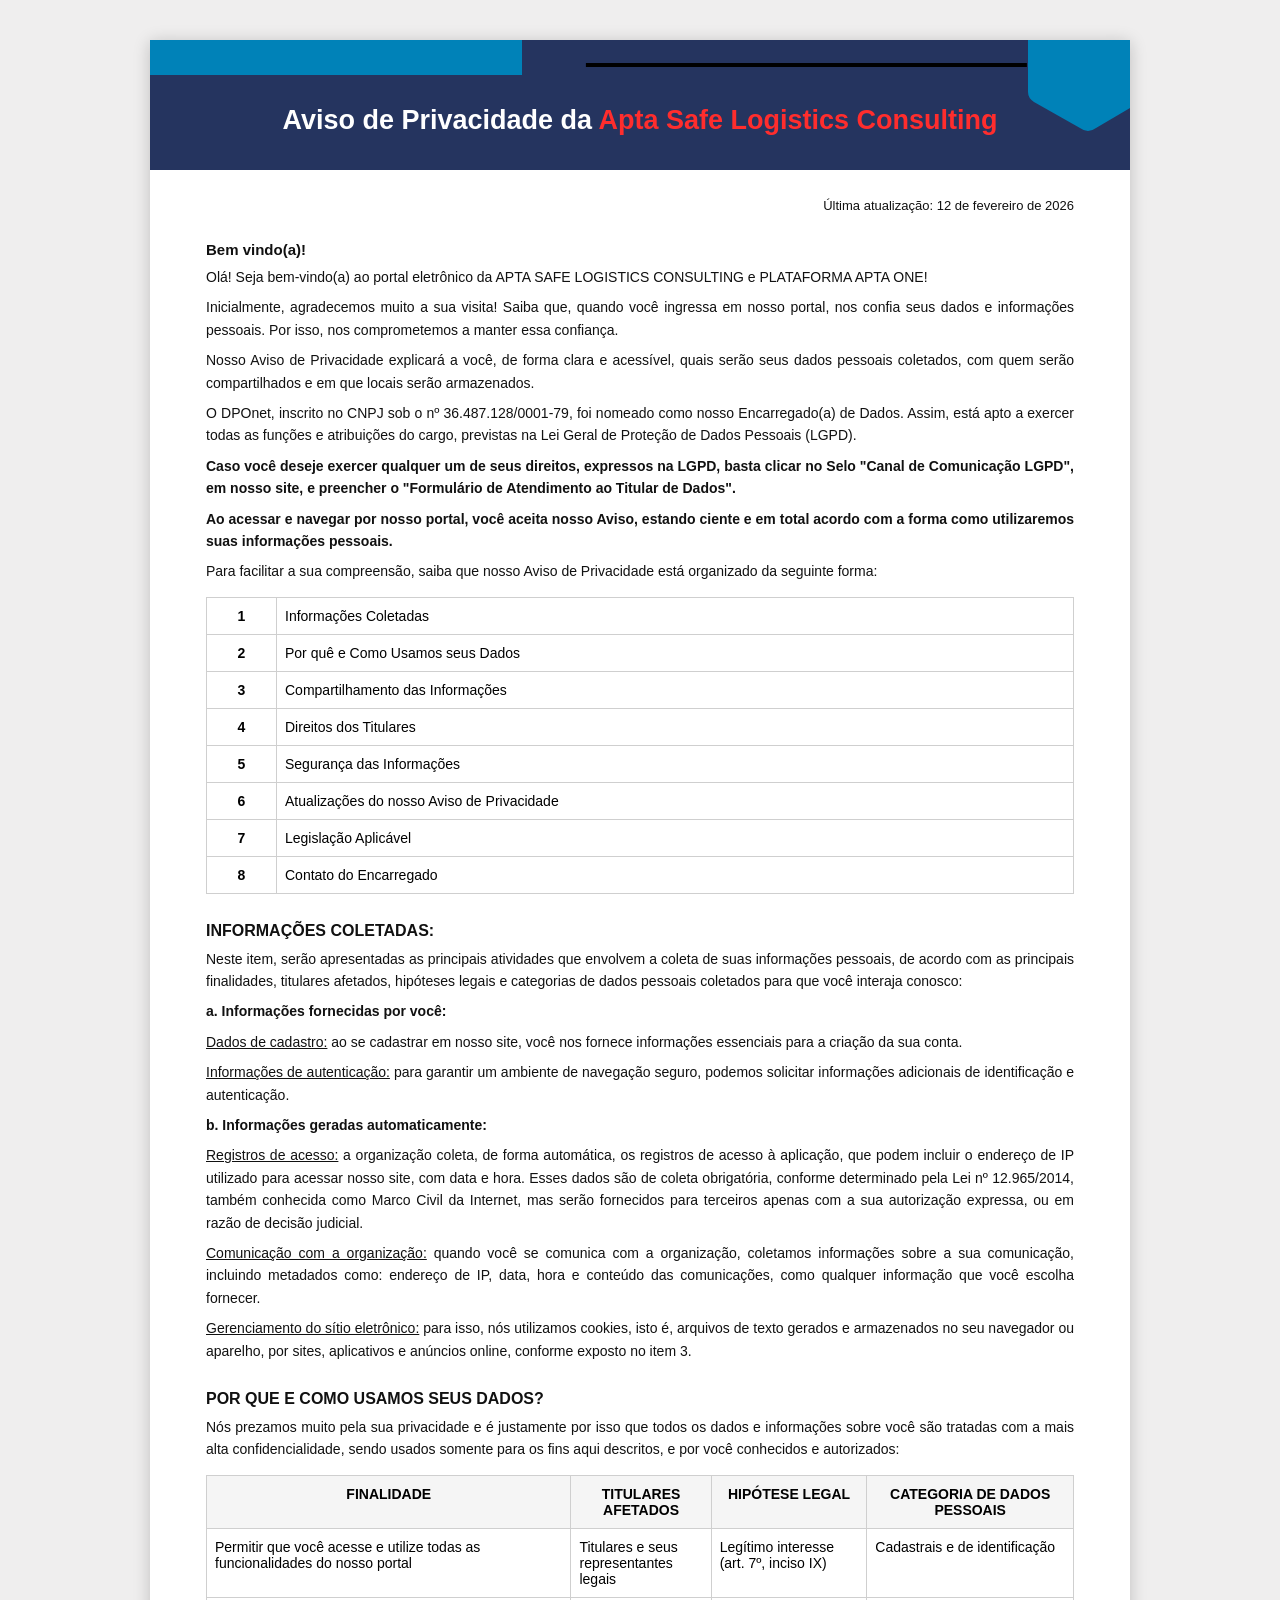
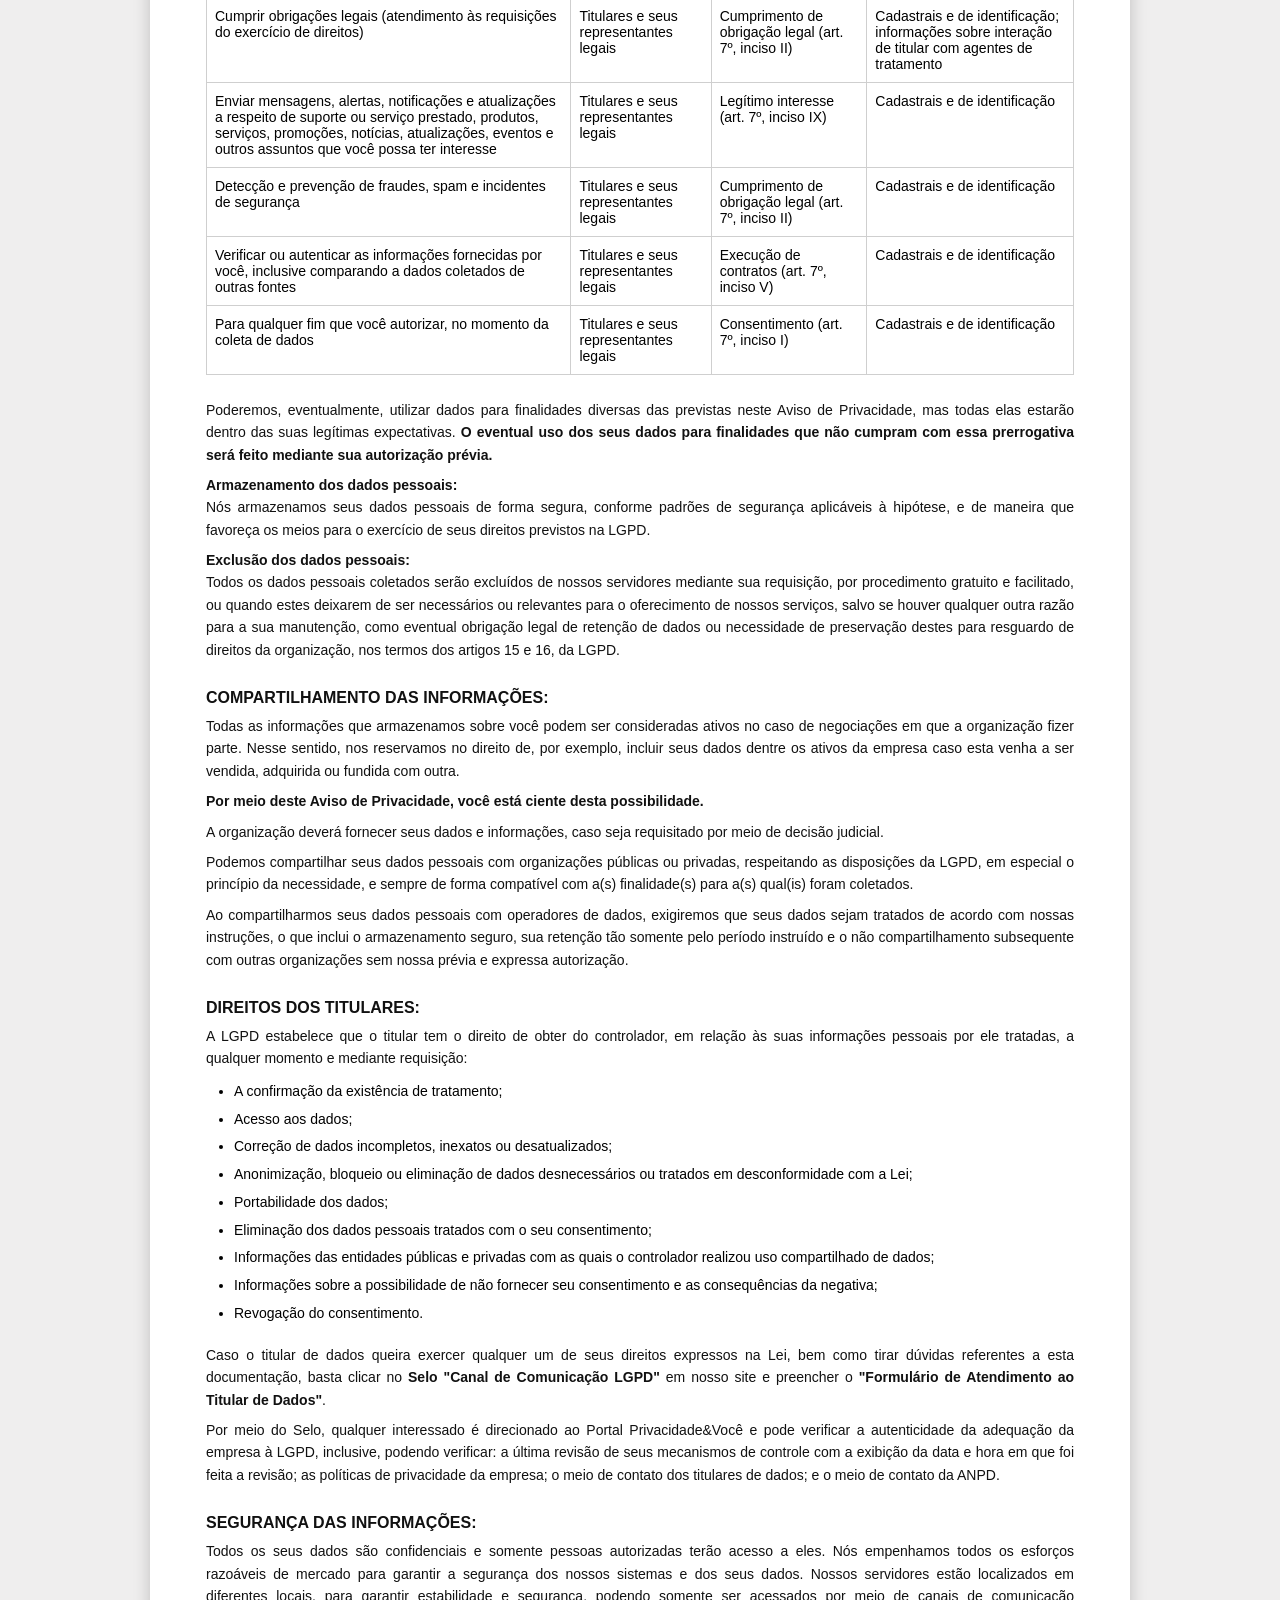
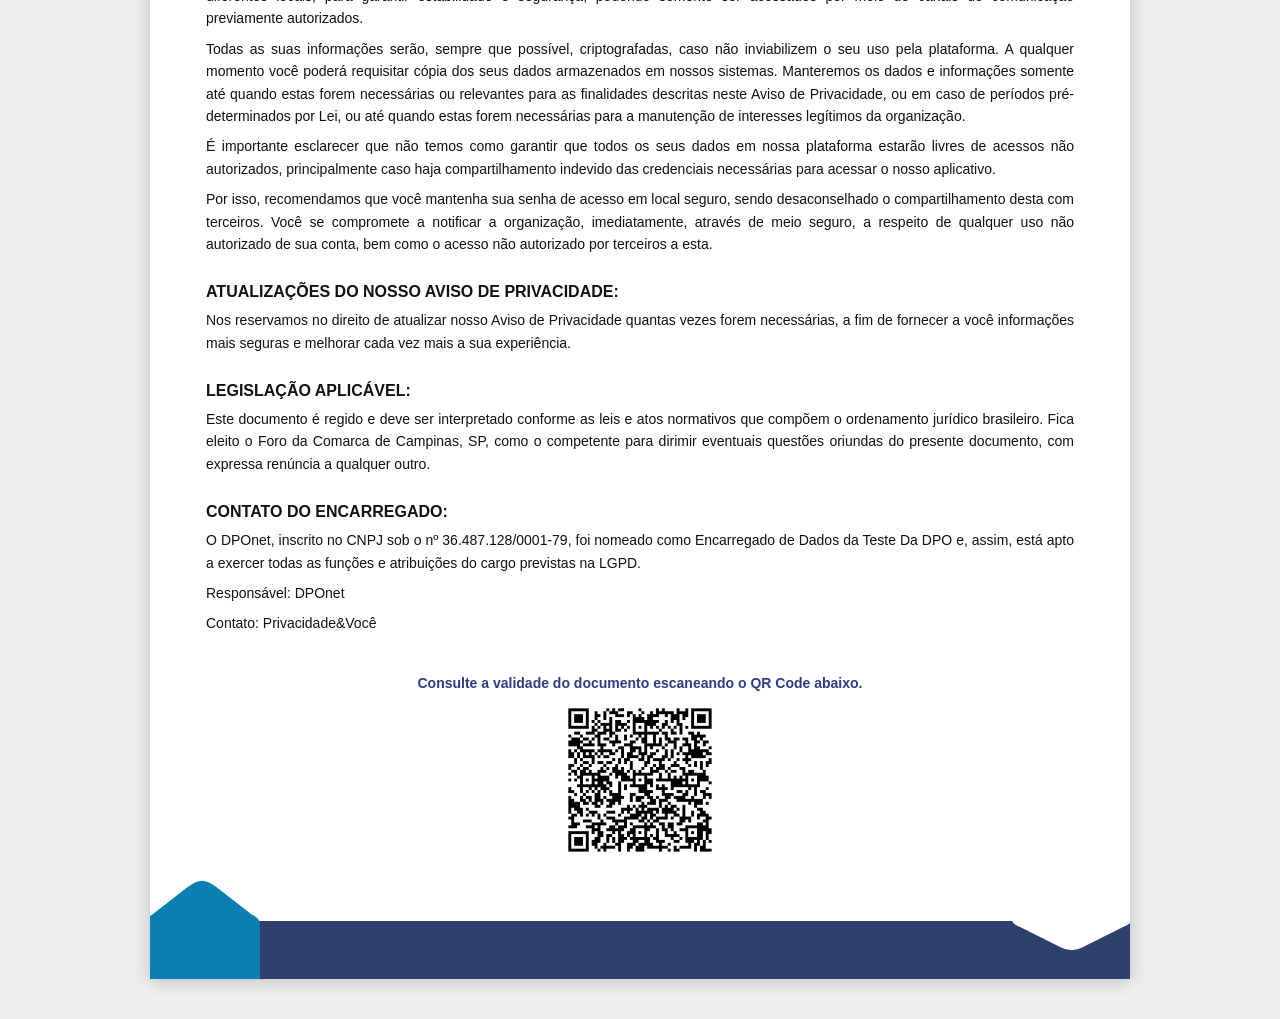
<file: pages/avisos/avisos.html>
<!DOCTYPE html>
<html lang="pt-BR">
<head>
  <meta charset="UTF-8" />
  <meta name="viewport" content="width=device-width, initial-scale=1.0" />
  <title>Aviso de Privacidade – Apta Safe Logistics Consulting</title>
  <link rel="stylesheet" href="style.css" />
</head>
<body>

  <div class="page">
    <header class="header">
      <div class="header-line"></div>
      <h1 class="header-title">
        Aviso de Privacidade da <span class="brand">Apta Safe Logistics Consulting</span>
      </h1>
    </header>

    <main class="content">
      <p class="date">Última atualização: 12 de fevereiro de 2026</p>

      <p class="intro">Bem vindo(a)!</p>

      <p class="text">
        Olá! Seja bem-vindo(a) ao portal eletrônico da APTA SAFE LOGISTICS CONSULTING e PLATAFORMA APTA ONE!
      </p>

      <p class="text">
        Inicialmente, agradecemos muito a sua visita! Saiba que, quando você ingressa em nosso portal, nos confia seus dados e informações pessoais. Por isso, nos comprometemos a manter essa confiança.
      </p>

      <p class="text">
        Nosso Aviso de Privacidade explicará a você, de forma clara e acessível, quais serão seus dados pessoais coletados, com quem serão compartilhados e em que locais serão armazenados.
      </p>

      <p class="text">
        O DPOnet, inscrito no CNPJ sob o nº 36.487.128/0001-79, foi nomeado como nosso Encarregado(a) de Dados. Assim, está apto a exercer todas as funções e atribuições do cargo, previstas na Lei Geral de Proteção de Dados Pessoais (LGPD).
      </p>

      <p class="text strong">
        Caso você deseje exercer qualquer um de seus direitos, expressos na LGPD, basta clicar no Selo "Canal de Comunicação LGPD", em nosso site, e preencher o "Formulário de Atendimento ao Titular de Dados".
      </p>

      <p class="text strong">
        Ao acessar e navegar por nosso portal, você aceita nosso Aviso, estando ciente e em total acordo com a forma como utilizaremos suas informações pessoais.
      </p>

      <p class="text">
        Para facilitar a sua compreensão, saiba que nosso Aviso de Privacidade está organizado da seguinte forma:
      </p>

      <table class="summary-table">
        <tbody>
          <tr><td class="number-col">1</td><td>Informações Coletadas</td></tr>
          <tr><td class="number-col">2</td><td>Por quê e Como Usamos seus Dados</td></tr>
          <tr><td class="number-col">3</td><td>Compartilhamento das Informações</td></tr>
          <tr><td class="number-col">4</td><td>Direitos dos Titulares</td></tr>
          <tr><td class="number-col">5</td><td>Segurança das Informações</td></tr>
          <tr><td class="number-col">6</td><td>Atualizações do nosso Aviso de Privacidade</td></tr>
          <tr><td class="number-col">7</td><td>Legislação Aplicável</td></tr>
          <tr><td class="number-col">8</td><td>Contato do Encarregado</td></tr>
        </tbody>
      </table>

      <h2 class="section-title">INFORMAÇÕES COLETADAS:</h2>

      <p class="text">
        Neste item, serão apresentadas as principais atividades que envolvem a coleta de suas informações pessoais, de acordo com as principais finalidades, titulares afetados, hipóteses legais e categorias de dados pessoais coletados para que você interaja conosco:
      </p>

      <p class="text"><strong>a. Informações fornecidas por você:</strong></p>
      <p class="text">
        <u>Dados de cadastro:</u> ao se cadastrar em nosso site, você nos fornece informações essenciais para a criação da sua conta.
      </p>
      <p class="text">
        <u>Informações de autenticação:</u> para garantir um ambiente de navegação seguro, podemos solicitar informações adicionais de identificação e autenticação.
      </p>

      <p class="text"><strong>b. Informações geradas automaticamente:</strong></p>
      <p class="text">
        <u>Registros de acesso:</u> a organização coleta, de forma automática, os registros de acesso à aplicação, que podem incluir o endereço de IP utilizado para acessar nosso site, com data e hora. Esses dados são de coleta obrigatória, conforme determinado pela Lei nº 12.965/2014, também conhecida como Marco Civil da Internet, mas serão fornecidos para terceiros apenas com a sua autorização expressa, ou em razão de decisão judicial.
      </p>
      <p class="text">
        <u>Comunicação com a organização:</u> quando você se comunica com a organização, coletamos informações sobre a sua comunicação, incluindo metadados como: endereço de IP, data, hora e conteúdo das comunicações, como qualquer informação que você escolha fornecer.
      </p>
      <p class="text">
        <u>Gerenciamento do sítio eletrônico:</u> para isso, nós utilizamos cookies, isto é, arquivos de texto gerados e armazenados no seu navegador ou aparelho, por sites, aplicativos e anúncios online, conforme exposto no item 3.
      </p>

      <h2 class="section-title">POR QUE E COMO USAMOS SEUS DADOS?</h2>

      <p class="text">
        Nós prezamos muito pela sua privacidade e é justamente por isso que todos os dados e informações sobre você são tratadas com a mais alta confidencialidade, sendo usados somente para os fins aqui descritos, e por você conhecidos e autorizados:
      </p>

      <table class="data-table">
        <thead>
          <tr>
            <th>FINALIDADE</th>
            <th>TITULARES AFETADOS</th>
            <th>HIPÓTESE LEGAL</th>
            <th>CATEGORIA DE DADOS PESSOAIS</th>
          </tr>
        </thead>
        <tbody>
          <tr>
            <td>Permitir que você acesse e utilize todas as funcionalidades do nosso portal</td>
            <td>Titulares e seus representantes legais</td>
            <td>Legítimo interesse (art. 7º, inciso IX)</td>
            <td>Cadastrais e de identificação</td>
          </tr>
          <tr>
            <td>Cumprir obrigações legais (atendimento às requisições do exercício de direitos)</td>
            <td>Titulares e seus representantes legais</td>
            <td>Cumprimento de obrigação legal (art. 7º, inciso II)</td>
            <td>Cadastrais e de identificação; informações sobre interação de titular com agentes de tratamento</td>
          </tr>
          <tr>
            <td>Enviar mensagens, alertas, notificações e atualizações a respeito de suporte ou serviço prestado, produtos, serviços, promoções, notícias, atualizações, eventos e outros assuntos que você possa ter interesse</td>
            <td>Titulares e seus representantes legais</td>
            <td>Legítimo interesse (art. 7º, inciso IX)</td>
            <td>Cadastrais e de identificação</td>
          </tr>
          <tr>
            <td>Detecção e prevenção de fraudes, spam e incidentes de segurança</td>
            <td>Titulares e seus representantes legais</td>
            <td>Cumprimento de obrigação legal (art. 7º, inciso II)</td>
            <td>Cadastrais e de identificação</td>
          </tr>
          <tr>
            <td>Verificar ou autenticar as informações fornecidas por você, inclusive comparando a dados coletados de outras fontes</td>
            <td>Titulares e seus representantes legais</td>
            <td>Execução de contratos (art. 7º, inciso V)</td>
            <td>Cadastrais e de identificação</td>
          </tr>
          <tr>
            <td>Para qualquer fim que você autorizar, no momento da coleta de dados</td>
            <td>Titulares e seus representantes legais</td>
            <td>Consentimento (art. 7º, inciso I)</td>
            <td>Cadastrais e de identificação</td>
          </tr>
        </tbody>
      </table>

      <p class="text">
        Poderemos, eventualmente, utilizar dados para finalidades diversas das previstas neste Aviso de Privacidade, mas todas elas estarão dentro das suas legítimas expectativas. <strong>O eventual uso dos seus dados para finalidades que não cumpram com essa prerrogativa será feito mediante sua autorização prévia.</strong>
      </p>

      <p class="text"><strong>Armazenamento dos dados pessoais:</strong><br>
        Nós armazenamos seus dados pessoais de forma segura, conforme padrões de segurança aplicáveis à hipótese, e de maneira que favoreça os meios para o exercício de seus direitos previstos na LGPD.
      </p>

      <p class="text"><strong>Exclusão dos dados pessoais:</strong><br>
        Todos os dados pessoais coletados serão excluídos de nossos servidores mediante sua requisição, por procedimento gratuito e facilitado, ou quando estes deixarem de ser necessários ou relevantes para o oferecimento de nossos serviços, salvo se houver qualquer outra razão para a sua manutenção, como eventual obrigação legal de retenção de dados ou necessidade de preservação destes para resguardo de direitos da organização, nos termos dos artigos 15 e 16, da LGPD.
      </p>

      <h2 class="section-title">COMPARTILHAMENTO DAS INFORMAÇÕES:</h2>

      <p class="text">
        Todas as informações que armazenamos sobre você podem ser consideradas ativos no caso de negociações em que a organização fizer parte. Nesse sentido, nos reservamos no direito de, por exemplo, incluir seus dados dentre os ativos da empresa caso esta venha a ser vendida, adquirida ou fundida com outra.
      </p>

      <p class="text strong">
        Por meio deste Aviso de Privacidade, você está ciente desta possibilidade.
      </p>

      <p class="text">
        A organização deverá fornecer seus dados e informações, caso seja requisitado por meio de decisão judicial.
      </p>

      <p class="text">
        Podemos compartilhar seus dados pessoais com organizações públicas ou privadas, respeitando as disposições da LGPD, em especial o princípio da necessidade, e sempre de forma compatível com a(s) finalidade(s) para a(s) qual(is) foram coletados.
      </p>

      <p class="text">
        Ao compartilharmos seus dados pessoais com operadores de dados, exigiremos que seus dados sejam tratados de acordo com nossas instruções, o que inclui o armazenamento seguro, sua retenção tão somente pelo período instruído e o não compartilhamento subsequente com outras organizações sem nossa prévia e expressa autorização.
      </p>

      <h2 class="section-title">DIREITOS DOS TITULARES:</h2>

      <p class="text">
        A LGPD estabelece que o titular tem o direito de obter do controlador, em relação às suas informações pessoais por ele tratadas, a qualquer momento e mediante requisição:
      </p>

      <ul class="rights-list">
        <li>A confirmação da existência de tratamento;</li>
        <li>Acesso aos dados;</li>
        <li>Correção de dados incompletos, inexatos ou desatualizados;</li>
        <li>Anonimização, bloqueio ou eliminação de dados desnecessários ou tratados em desconformidade com a Lei;</li>
        <li>Portabilidade dos dados;</li>
        <li>Eliminação dos dados pessoais tratados com o seu consentimento;</li>
        <li>Informações das entidades públicas e privadas com as quais o controlador realizou uso compartilhado de dados;</li>
        <li>Informações sobre a possibilidade de não fornecer seu consentimento e as consequências da negativa;</li>
        <li>Revogação do consentimento.</li>
      </ul>

      <p class="text">
        Caso o titular de dados queira exercer qualquer um de seus direitos expressos na Lei, bem como tirar dúvidas referentes a esta documentação, basta clicar no <strong>Selo "Canal de Comunicação LGPD"</strong> em nosso site e preencher o <strong>"Formulário de Atendimento ao Titular de Dados"</strong>.
      </p>

      <p class="text">
        Por meio do Selo, qualquer interessado é direcionado ao Portal Privacidade&Você e pode verificar a autenticidade da adequação da empresa à LGPD, inclusive, podendo verificar: a última revisão de seus mecanismos de controle com a exibição da data e hora em que foi feita a revisão; as políticas de privacidade da empresa; o meio de contato dos titulares de dados; e o meio de contato da ANPD.
      </p>

      <h2 class="section-title">SEGURANÇA DAS INFORMAÇÕES:</h2>

      <p class="text">
        Todos os seus dados são confidenciais e somente pessoas autorizadas terão acesso a eles. Nós empenhamos todos os esforços razoáveis de mercado para garantir a segurança dos nossos sistemas e dos seus dados. Nossos servidores estão localizados em diferentes locais, para garantir estabilidade e segurança, podendo somente ser acessados por meio de canais de comunicação previamente autorizados.
      </p>

      <p class="text">
        Todas as suas informações serão, sempre que possível, criptografadas, caso não inviabilizem o seu uso pela plataforma. A qualquer momento você poderá requisitar cópia dos seus dados armazenados em nossos sistemas. Manteremos os dados e informações somente até quando estas forem necessárias ou relevantes para as finalidades descritas neste Aviso de Privacidade, ou em caso de períodos pré-determinados por Lei, ou até quando estas forem necessárias para a manutenção de interesses legítimos da organização.
      </p>

      <p class="text">
        É importante esclarecer que não temos como garantir que todos os seus dados em nossa plataforma estarão livres de acessos não autorizados, principalmente caso haja compartilhamento indevido das credenciais necessárias para acessar o nosso aplicativo.
      </p>

      <p class="text">
        Por isso, recomendamos que você mantenha sua senha de acesso em local seguro, sendo desaconselhado o compartilhamento desta com terceiros. Você se compromete a notificar a organização, imediatamente, através de meio seguro, a respeito de qualquer uso não autorizado de sua conta, bem como o acesso não autorizado por terceiros a esta.
      </p>

      <h2 class="section-title">ATUALIZAÇÕES DO NOSSO AVISO DE PRIVACIDADE:</h2>
      <p class="text">
        Nos reservamos no direito de atualizar nosso Aviso de Privacidade quantas vezes forem necessárias, a fim de fornecer a você informações mais seguras e melhorar cada vez mais a sua experiência.
      </p>

      <h2 class="section-title">LEGISLAÇÃO APLICÁVEL:</h2>
      <p class="text">
        Este documento é regido e deve ser interpretado conforme as leis e atos normativos que compõem o ordenamento jurídico brasileiro. Fica eleito o Foro da Comarca de Campinas, SP, como o competente para dirimir eventuais questões oriundas do presente documento, com expressa renúncia a qualquer outro.
      </p>

      <h2 class="section-title">CONTATO DO ENCARREGADO:</h2>
      <p class="text">
        O DPOnet, inscrito no CNPJ sob o nº 36.487.128/0001-79, foi nomeado como Encarregado de Dados da Teste Da DPO e, assim, está apto a exercer todas as funções e atribuições do cargo previstas na LGPD.
      </p>

      <p class="text">Responsável: DPOnet</p>
      <p class="text">Contato: Privacidade&Você</p>

      <div class="qr-area">
        <p class="qr-text">Consulte a validade do documento escaneando o QR Code abaixo.</p>

        <!-- COLOQUE A IMAGEM DO QR CODE AQUI -->
        <img src="../../img/QRcode.png" alt="QR Code de validação" class="qr-code" />
      </div>
    </main>

    <footer class="footer">
      <div class="footer-deco-left"></div>
      <div class="footer-deco-right"></div>
    </footer>
  </div>

</body>
</html>
</file>
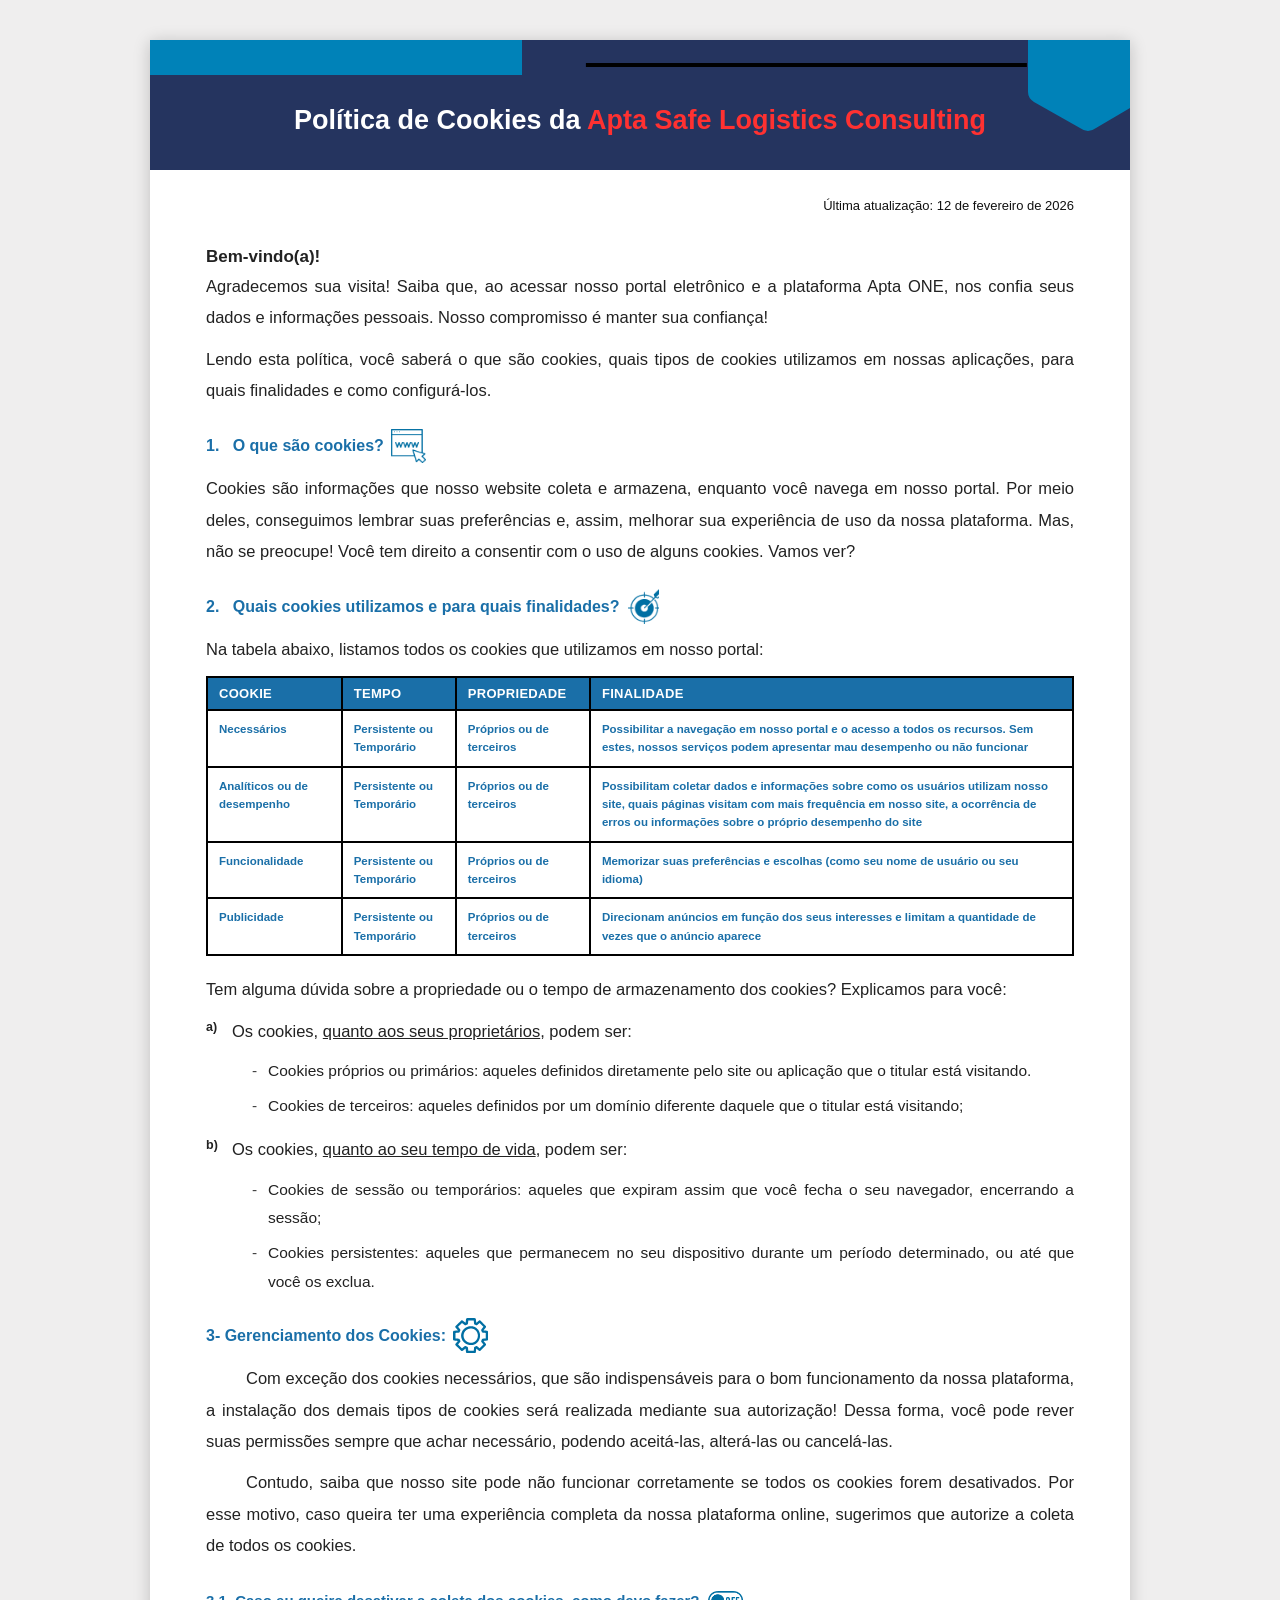
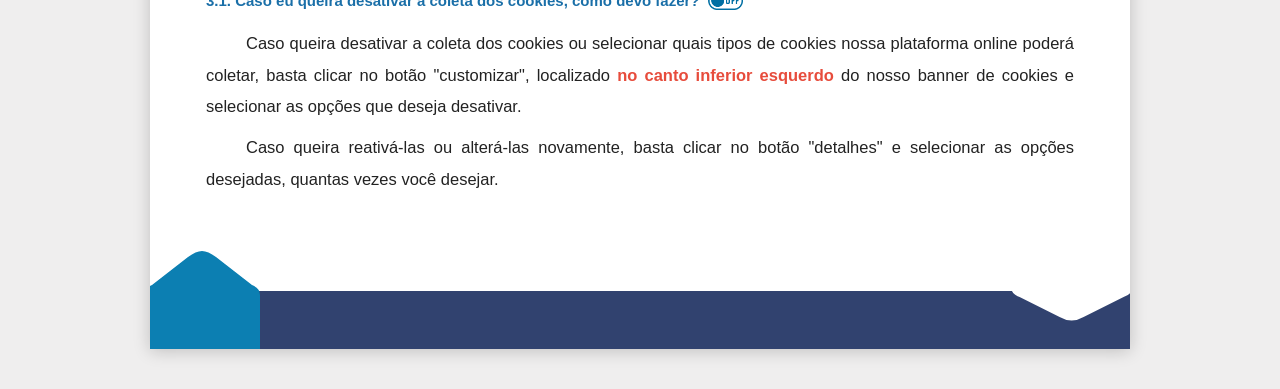
<file: pages/cookies/cookies.html>
<!DOCTYPE html>
<html lang="pt-BR">
<head>
  <meta charset="UTF-8" />
  <meta name="viewport" content="width=device-width, initial-scale=1.0" />
  <title>Política de Cookies – Apta Safe Logistics Consulting</title>
  <link rel="stylesheet" href="style.css" />
</head>
<body>

  <div class="page">

    <!-- CABEÇALHO -->
    <header class="header">
      <div class="header-bar-left"></div>
      <div class="header-deco-top-right"></div>
      <div class="header-line"></div>
      <h1 class="header-title">
        Política de Cookies da <span class="brand">Apta Safe Logistics Consulting</span>
      </h1>
    </header>

    <!-- CONTEÚDO -->
    <main class="content">
      <p class="date">Última atualização: 12 de fevereiro de 2026</p>

      <p class="intro">Bem-vindo(a)!</p>
      <p class="text">
        Agradecemos sua visita! Saiba que, ao acessar nosso portal eletrônico e a plataforma Apta ONE, nos
        confia seus dados e informações pessoais. Nosso compromisso é manter sua confiança!
      </p>
      <p class="text">
        Lendo esta política, você saberá o que são cookies, quais tipos de cookies utilizamos em nossas
        aplicações, para quais finalidades e como configurá-los.
      </p>

      <!-- SEÇÃO 1 -->
      <h2 class="section-title">1. &nbsp; O que são cookies? &nbsp; <img class="icon" src="../../img/icones/www.png" /></h2>
      <p class="text">
        Cookies são informações que nosso website coleta e armazena, enquanto você navega em nosso portal.
        Por meio deles, conseguimos lembrar suas preferências e, assim, melhorar sua experiência de uso da
        nossa plataforma. Mas, não se preocupe! Você tem direito a consentir com o uso de alguns cookies.
        Vamos ver?
      </p>

      <!-- SEÇÃO 2 -->
      <h2 class="section-title">2. &nbsp; Quais cookies utilizamos e para quais finalidades? &nbsp; <img class="icon" src="../../img/icones/alvo.png" /></h2>
      <p class="text">Na tabela abaixo, listamos todos os cookies que utilizamos em nosso portal:</p>

      <table class="cookie-table">
        <thead>
          <tr>
            <th>COOKIE</th>
            <th>TEMPO</th>
            <th>PROPRIEDADE</th>
            <th>FINALIDADE</th>
          </tr>
        </thead>
        <tbody>
          <tr>
            <td class="td-name">Necessários</td>
            <td>Persistente ou Temporário</td>
            <td>Próprios ou de terceiros</td>
            <td>Possibilitar a navegação em nosso portal e o acesso a todos os recursos. Sem estes, nossos serviços podem apresentar mau desempenho ou não funcionar</td>
          </tr>
          <tr>
            <td class="td-name">Analíticos ou de desempenho</td>
            <td>Persistente ou Temporário</td>
            <td>Próprios ou de terceiros</td>
            <td>Possibilitam coletar dados e informações sobre como os usuários utilizam nosso site, quais páginas visitam com mais frequência em nosso site, a ocorrência de erros ou informações sobre o próprio desempenho do site</td>
          </tr>
          <tr>
            <td class="td-name">Funcionalidade</td>
            <td>Persistente ou Temporário</td>
            <td>Próprios ou de terceiros</td>
            <td>Memorizar suas preferências e escolhas (como seu nome de usuário ou seu idioma)</td>
          </tr>
          <tr>
            <td class="td-name">Publicidade</td>
            <td>Persistente ou Temporário</td>
            <td>Próprios ou de terceiros</td>
            <td>Direcionam anúncios em função dos seus interesses e limitam a quantidade de vezes que o anúncio aparece</td>
          </tr>
        </tbody>
      </table>

      <p class="text">Tem alguma dúvida sobre a propriedade ou o tempo de armazenamento dos cookies? Explicamos para você:</p>

      <ol class="list-alpha">
        <li>
          <p class="text">Os cookies, <u>quanto aos seus proprietários</u>, podem ser:</p>
          <ul class="list-dash">
            <li>Cookies próprios ou primários: aqueles definidos diretamente pelo site ou aplicação que o titular está visitando.</li>
            <li>Cookies de terceiros: aqueles definidos por um domínio diferente daquele que o titular está visitando;</li>
          </ul>
        </li>
        <li>
          <p class="text">Os cookies, <u>quanto ao seu tempo de vida</u>, podem ser:</p>
          <ul class="list-dash">
            <li>Cookies de sessão ou temporários: aqueles que expiram assim que você fecha o seu navegador, encerrando a sessão;</li>
            <li>Cookies persistentes: aqueles que permanecem no seu dispositivo durante um período determinado, ou até que você os exclua.</li>
          </ul>
        </li>
      </ol>

      <!-- SEÇÃO 3 -->
      <h2 class="section-title section-title--bold">3- Gerenciamento dos Cookies: &nbsp; <img class="icon" src="../../img/icones/engine.png" /></h2>
      <p class="text indented">
        Com exceção dos cookies necessários, que são indispensáveis para o bom funcionamento da nossa
        plataforma, a instalação dos demais tipos de cookies será realizada mediante sua autorização! Dessa forma,
        você pode rever suas permissões sempre que achar necessário, podendo aceitá-las, alterá-las ou cancelá-las.
      </p>
      <p class="text indented">
        Contudo, saiba que nosso site pode não funcionar corretamente se todos os cookies forem desativados.
        Por esse motivo, caso queira ter uma experiência completa da nossa plataforma online, sugerimos que
        autorize a coleta de todos os cookies.
      </p>

      <!-- SEÇÃO 3.1 -->
      <h3 class="subsection-title">3.1. Caso eu queira desativar a coleta dos cookies, como devo fazer? &nbsp; <img class="icon" src="../../img/icones/off.png" /></h3>
      <p class="text indented">
        Caso queira desativar a coleta dos cookies ou selecionar quais tipos de cookies nossa plataforma online
        poderá coletar, basta clicar no botão "customizar", localizado <span class="highlight">no canto inferior esquerdo</span> do nosso
        banner de cookies e selecionar as opções que deseja desativar.
      </p>
      <p class="text indented">
        Caso queira reativá-las ou alterá-las novamente, basta clicar no botão "detalhes" e selecionar as opções
        desejadas, quantas vezes você desejar.
      </p>

    </main>

    <footer class="footer">
      <div class="footer-deco-left"></div>
      <div class="footer-deco-right"></div>
    </footer>

  </div>

</body>
</html>
</file>
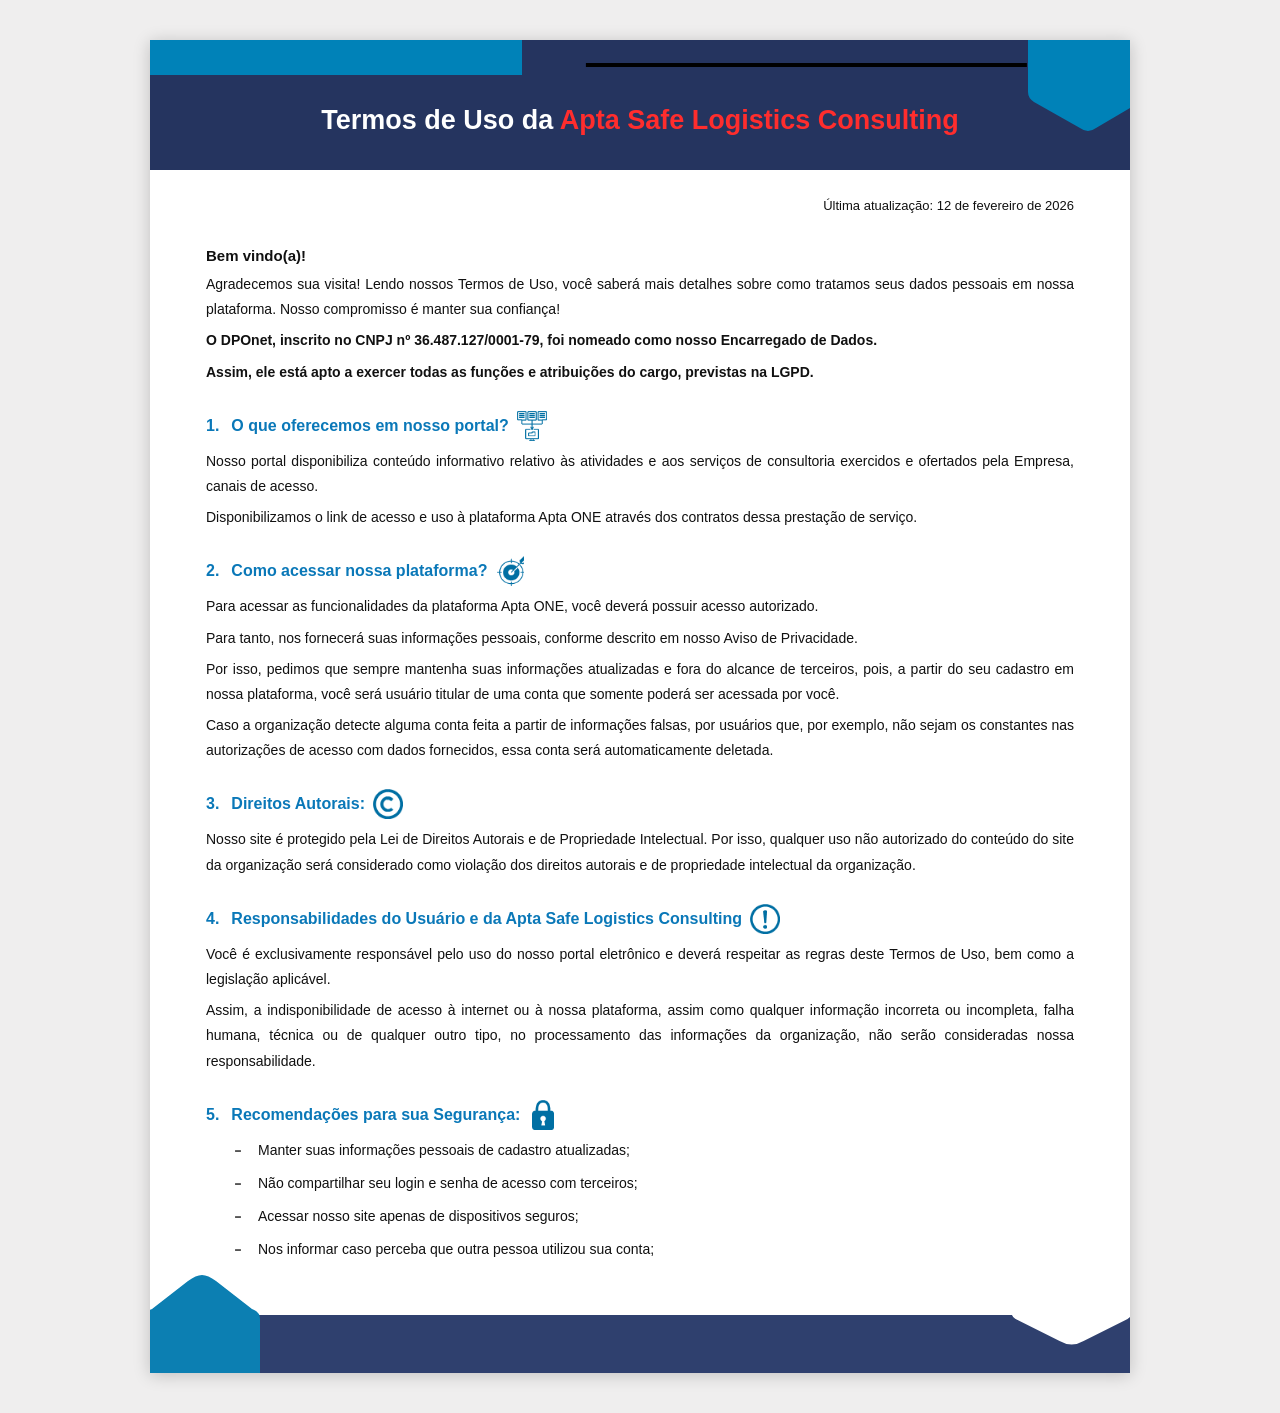
<file: pages/termos/termos.html>
<!DOCTYPE html>
<html lang="pt-BR">
<head>
  <meta charset="UTF-8" />
  <meta name="viewport" content="width=device-width, initial-scale=1.0" />
  <title>Termos de Uso – Apta Safe Logistics Consulting</title>
  <link rel="stylesheet" href="style.css" />
</head>
<body>

  <div class="page">
    <header class="header">
      <div class="header-line"></div>
      <h1 class="header-title">
        Termos de Uso da <span class="brand">Apta Safe Logistics Consulting</span>
      </h1>
    </header>

    <main class="content">
      <p class="date">Última atualização: 12 de fevereiro de 2026</p>
        
      <p class="intro">Bem vindo(a)!</p>

      <p class="text">
        Agradecemos sua visita! Lendo nossos Termos de Uso, você saberá mais detalhes sobre como tratamos
        seus dados pessoais em nossa plataforma. Nosso compromisso é manter sua confiança!
      </p>

      <p class="text strong">
        O DPOnet, inscrito no CNPJ nº 36.487.127/0001-79, foi nomeado como nosso Encarregado de Dados.
      </p>

      <p class="text strong">
        Assim, ele está apto a exercer todas as funções e atribuições do cargo, previstas na LGPD.
      </p>

      <h2 class="section-title">
        <span class="section-number">1.</span>
        <span>O que oferecemos em nosso portal?</span>
        <img class="icon" src="../../img/icones/computer.png">
      </h2>

      <p class="text">
        Nosso portal disponibiliza conteúdo informativo relativo às atividades e aos serviços de consultoria
        exercidos e ofertados pela Empresa, canais de acesso.
      </p>

      <p class="text">
        Disponibilizamos o link de acesso e uso à plataforma Apta ONE através dos contratos dessa prestação de
        serviço.
      </p>

      <h2 class="section-title">
        <span class="section-number">2.</span>
        <span>Como acessar nossa plataforma?</span>
        <img class="icon" src="../../img/icones/alvo.png">
      </h2>

      <p class="text">
        Para acessar as funcionalidades da plataforma Apta ONE, você deverá possuir acesso autorizado.
      </p>

      <p class="text">
        Para tanto, nos fornecerá suas informações pessoais, conforme descrito em nosso Aviso de Privacidade.
      </p>

      <p class="text">
        Por isso, pedimos que sempre mantenha suas informações atualizadas e fora do alcance de terceiros,
        pois, a partir do seu cadastro em nossa plataforma, você será usuário titular de uma conta que somente
        poderá ser acessada por você.
      </p>

      <p class="text">
        Caso a organização detecte alguma conta feita a partir de informações falsas, por usuários que, por
        exemplo, não sejam os constantes nas autorizações de acesso com dados fornecidos, essa conta será
        automaticamente deletada.
      </p>

      <h2 class="section-title">
        <span class="section-number">3.</span>
        <span>Direitos Autorais:</span>
        <img class="icon" src="../../img/icones/c.png">
      </h2>

      <p class="text">
        Nosso site é protegido pela Lei de Direitos Autorais e de Propriedade Intelectual. Por isso, qualquer uso
        não autorizado do conteúdo do site da organização será considerado como violação dos direitos autorais
        e de propriedade intelectual da organização.
      </p>

      <h2 class="section-title">
        <span class="section-number">4.</span>
        <span>Responsabilidades do Usuário e da Apta Safe Logistics Consulting</span>
        <img class="icon" src="../../img/icones/exclamation.png">
      </h2>

      <p class="text">
        Você é exclusivamente responsável pelo uso do nosso portal eletrônico e deverá respeitar as regras
        deste Termos de Uso, bem como a legislação aplicável.
      </p>

      <p class="text">
        Assim, a indisponibilidade de acesso à internet ou à nossa plataforma, assim como qualquer informação
        incorreta ou incompleta, falha humana, técnica ou de qualquer outro tipo, no processamento das
        informações da organização, não serão consideradas nossa responsabilidade.
      </p>

      <h2 class="section-title">
        <span class="section-number">5.</span>
        <span>Recomendações para sua Segurança:</span>
        <img class="icon" src="../../img/icones/lock.png">
      </h2>

      <ul class="list-dash">
        <li>Manter suas informações pessoais de cadastro atualizadas;</li>
        <li>Não compartilhar seu login e senha de acesso com terceiros;</li>
        <li>Acessar nosso site apenas de dispositivos seguros;</li>
        <li>Nos informar caso perceba que outra pessoa utilizou sua conta;</li>
        <li>
          Para exercer seus direitos enquanto titular de dados, ou tirar dúvidas referentes a este Termos de
          Uso, basta acessar o <strong>Selo “Canal de Comunicação LGPD”</strong>, em nosso site, e preencher o
          <strong>“Formulário de Atendimento ao Titular de Dados”</strong>.
        </li>
      </ul>
    </main>

    <footer class="footer">
      <div class="footer-deco-left"></div>
      <div class="footer-deco-right"></div>
    </footer>
  </div>

</body>
</html>
</file>
<file: pages/avisos/style.css>
* {
  box-sizing: border-box;
  margin: 0;
  padding: 0;
}

body {
  font-family: Arial, sans-serif;
  background-color: #efeeee;
  display: flex;
  justify-content: center;
  padding: 40px 16px;
  min-height: 100vh;
}

.page {
  width: 100%;
  max-width: 980px;
  background: #ffffff;
  position: relative;
  overflow: hidden;
  box-shadow: 0 2px 16px rgba(0, 0, 0, 0.2);
}

.header {
  position: relative;
  min-height: 130px;
  background-color: #25345f;
  display: flex;
  align-items: center;
  justify-content: center;
  padding: 24px 40px;
  overflow: hidden;
}

.header::before {
  content: "";
  position: absolute;
  top: 0;
  left: 0;
  width: 38%;
  height: 35px;
  background-color: #0082b8;
  z-index: 1;
}

.intro {
  font-size: 15px;
  font-weight: 700;
  color: #111;
  margin-bottom: 8px;
}

.header::after {
  content: "";
  position: absolute;
  top: -1rem;
  right: -1rem;
  width: 130px;
  height: 115px;
  background-color: #0082b8;
  z-index: 1;
  clip-path: path("M12 0 H130 V68 Q130 74 124 78 L80 104 Q72 110 64 104 L18 78 Q12 74 12 68 Z");
}

.header-line {
  position: absolute;
  top: 23px;
  left: 49%;
  transform: translateX(-10%);
  width: 45%;
  height: 4px;
  background-color: #000000;
  z-index: 2;
}

.header-title {
  font-size: 27px;
  font-weight: bold;
  color: #ffffff;
  text-align: center;
  position: relative;
  z-index: 2;
  line-height: 1.4;
  top: 1rem;
}

.header-title .brand {
  color: #ff2d2d;
}

.content {
  padding: 28px 56px 120px;
}

.date {
  text-align: right;
  font-size: 13px;
  color: #111;
  margin-bottom: 28px;
}

.text {
  font-size: 14px;
  color: #111;
  line-height: 1.6;
  text-align: justify;
  margin-bottom: 8px;
}

.text.strong {
  font-weight: 700;
}

.section-title {
  font-size: 16px;
  font-weight: 700;
  color: #111;
  margin-top: 28px;
  margin-bottom: 8px;
  text-transform: uppercase;
}

.summary-table,
.data-table {
  width: 100%;
  border-collapse: collapse;
  margin: 14px 0 24px;
}

.summary-table td,
.data-table th,
.data-table td {
  border: 1px solid #cfcfcf;
  padding: 10px 8px;
  font-size: 14px;
  vertical-align: top;
}

.summary-table .number-col {
  width: 70px;
  text-align: center;
  font-weight: 700;
}

.data-table th {
  background: #f5f5f5;
  font-weight: 700;
  text-align: center;
}

.rights-list {
  margin: 10px 0 18px 18px;
  padding-left: 10px;
}

.rights-list li {
  font-size: 14px;
  line-height: 1.7;
  margin-bottom: 4px;
}

.qr-area {
  margin-top: 40px;
  text-align: center;
}

.qr-text {
  font-size: 14px;
  font-weight: 700;
  color: #2e3c83;
  margin-bottom: 14px;
}

.qr-code {
  width: 150px;
  height: 150px;
  object-fit: contain;
}

/* caso queira deixar só o espaço sem imagem */
.qr-placeholder {
  width: 130px;
  height: 130px;
  margin: 0 auto;
  border: 2px dashed #999;
  display: flex;
  align-items: center;
  justify-content: center;
  font-size: 12px;
  color: #666;
  background: #fff;
}

.footer {
  position: absolute;
  left: 0;
  right: 0;
  bottom: 0;
  height: 100px;
  background-color: #2f406e;
  overflow: hidden;
}

.footer::before {
  content: "";
  position: absolute;
  top: 0;
  left: 0;
  width: 100%;
  height: 42px;
  background-color: #ffffff;
  z-index: 1;
}

.footer-deco-left {
  position: absolute;
  left: -1rem;
  top: -4px;
  width: 130px;
  height: 120px;
  background-color: #0c7fb2;
  z-index: 2;
  clip-path: path("M10 50 Q10 43 18 40 L54 12 Q62 6 68 6 Q74 6 82 12 L118 40 Q126 43 126 50 V120 H10 Z");
}

.footer-deco-right {
  position: absolute;
  top: -2rem;
  right: -0.1rem;
  width: 120px;
  height: 120px;
  background-color: #ffffff;
  z-index: 2;
  clip-path: path("M0 0 H120 V72 Q120 77 112 80 L72 100 Q60 107 48 100 L8 80 Q0 77 0 72 Z");
}

@media (max-width: 480px){

  .header{
    position: relative;
    min-height: 200px;
    background-color: #25345f;
    display: flex;
    align-items: center;
    justify-content: center;
    padding: 24px 40px;
    overflow: hidden;
  }

  .header-line{
    position: absolute;
    top: 23px;
    left: 49%;
    transform: translateX(-10%);
    width: 28%;
    height: 4px;
    background-color: #000000;
    z-index: 2;
  }

  .header-title{
    font-size: 22px;
    font-weight: bold;
    color: #ffffff;
    text-align: center;
    position: relative;
    z-index: 2;
    line-height: 1.4;
    top: 2rem;
  }

  .data-table th, .data-table td {
    font-size: 8px;
  }

}

@media (max-width: 393px){
  .data-table th, .data-table td {
    font-size: 5px;
  }
}
</file>
<file: pages/cookies/style.css>
* {
  box-sizing: border-box;
  margin: 0;
  padding: 0;
}

body {
  font-family: Arial, sans-serif;
  background-color: #efeeee;
  display: flex;
  justify-content: center;
  padding: 40px 16px;
  min-height: 100vh;
}

.page {
  width: 100%;
  max-width: 980px;
  background: #ffffff;
  box-shadow: 0 2px 16px rgba(0, 0, 0, 0.2);
}

.header {
  position: relative;
  min-height: 130px;
  background-color: #25345f;
  display: flex;
  align-items: center;
  justify-content: center;
  padding: 24px 40px;
  overflow: hidden;
}

.header::before {
  content: "";
  position: absolute;
  top: 0;
  left: 0;
  width: 38%;
  height: 35px;
  background-color: #0082b8;
  z-index: 1;
}

.header::after {
  content: "";
  position: absolute;
  top: -1rem;
  right: -1rem;
  width: 130px;
  height: 115px;
  background-color: #0082b8;
  z-index: 1;
  clip-path: path("M12 0 H130 V68 Q130 74 124 78 L80 104 Q72 110 64 104 L18 78 Q12 74 12 68 Z");
}

/* Linha preta horizontal */
.header-line {
  position: absolute;
  top: 23px;
  left: 49%;
  transform: translateX(-10%);
  width: 45%;
  height: 4px;
  background-color: #000000;
  z-index: 2;
}

.header-deco-left {
  display: none;
}

.header-title {
  font-size: 27px;
  font-weight: bold;
  color: #ffffff;
  text-align: center;
  position: relative;
  z-index: 2;
  line-height: 1.4;
  top: 1rem;
}

.header-title .brand {
  color: #ff3131;
  font-weight: 700;
}

.content {
  padding: 28px 56px 44px;
}

.date {
  text-align: right;
  font-size: 13px;
  color: #111;
  margin-bottom: 34px;
}

.text {
  font-size: 16.5px;
  color: #222;
  line-height: 1.9;
  text-align: justify;
  margin-bottom: 10px;
}

.text.indented {
  text-indent: 40px;
}

.intro {
  font-size: 17px;
  font-weight: bold;
  color: #222;
  margin-bottom: 4px;
}

.section-title {
  font-size: 16px;
  font-weight: bold;
  color: #1a6fa8;
  margin-top: 22px;
  margin-bottom: 10px;
  display: flex;
  align-items: center;
  gap: 6px;
}

.subsection-title {
  font-size: 15px;
  font-weight: bold;
  color: #1a6fa8;
  margin-top: 22px;
  margin-bottom: 10px;
  display: flex;
  align-items: center;
  gap: 8px;
  flex-wrap: wrap;
}

.icon {
  margin-left: -0.5rem;
  width: 35px;
  height: 35px;
  object-fit: contain;
}

.toggle-badge {
  display: inline-block;
  background-color: #2471a3;
  color: #ffffff;
  font-size: 9px;
  font-weight: bold;
  padding: 2px 9px;
  border-radius: 20px;
  letter-spacing: 1px;
}

.cookie-table {
  width: 100%;
  border-collapse: collapse;
  margin-top: 8px;
  margin-bottom: 18px;
  font-size: 11.5px;
}

.cookie-table thead tr {
  background-color: #1a6fa8;
}

.cookie-table thead th {
  color: #ffffff;
  font-weight: bold;
  padding: 8px 11px;
  text-align: left;
  font-size: 13px;
  letter-spacing: 0.3px;
  border: 2px solid #000000;
}

.cookie-table tbody tr {
  border: 1px solid #b8c8d4;
}

.cookie-table tbody td {
  padding: 9px 11px;
  color: #333;
  vertical-align: top;
  line-height: 1.6;
  border: 2px solid #000000;
  color: #1a6fa8;
  font-weight: 700;
}

.cookie-table tbody .td-name {
  color: #1a6fa8;
}

.list-alpha {
  list-style: none;
  padding: 0;
  margin: 10px 0 16px 0;
}

.list-alpha > li {
  margin-bottom: 14px;
  font-size: 12.5px;
  color: #222;
  line-height: 1.9;
  padding-left: 26px;
  position: relative;
}

.list-alpha > li::before {
  position: absolute;
  left: 0;
  font-weight: bold;
  font-size: 12.5px;
}

.list-alpha > li:nth-child(1)::before {
  content: "a)";
}

.list-alpha > li:nth-child(2)::before {
  content: "b)";
}

.list-dash {
  list-style: none;
  padding: 0;
  margin: 6px 0 0 20px;
}

.list-dash li {
  position: relative;
  padding-left: 16px;
  margin-bottom: 6px;
  font-size: 15.5px;
  color: #222;
  line-height: 1.85;
  text-align: justify;
}

.list-dash li::before {
  content: "-";
  position: absolute;
  left: 0;
  color: #444;
}

.highlight {
  color: #e74c3c;
  font-weight: bold;
}

.footer {
  position: relative;
  height: 100px;
  overflow: hidden;
  padding: 0;
  background-color: #31426f;
}

.footer::before {
  content: "";
  position: absolute;
  top: 0;
  left: 0;
  width: 100%;
  height: 42px;
  background-color: #ffffff;
  z-index: 1;
}

.footer-deco-left {
  position: absolute;
  left: -1rem;
  top: -4px;
  width: 130px;
  height: 120px;
  background-color: #0c7fb2;
  z-index: 2;
  clip-path: path("M10 50 Q10 43 18 40 L54 12 Q62 6 68 6 Q74 6 82 12 L118 40 Q126 43 126 50 V120 H10 Z");
}

.footer-deco-right {
  position: absolute;
  top: -2rem;
  right: -0.1rem;
  width: 120px;
  height: 120px;
  background-color: #ffffff;
  z-index: 2;
  clip-path: path("M0 0 H120 V72 Q120 77 112 80 L72 100 Q60 107 48 100 L8 80 Q0 77 0 72 Z");
}

.footer-content {
  position: relative;
  z-index: 3;
}

.footer-text {
  font-size: 12px;
  color: #ffffff;
}

.footer-links {
  display: flex;
  gap: 15px;
}

.footer-link {
  color: #ffffff;
  text-decoration: none;
  font-size: 12px;
}

.footer-link:hover {
  text-decoration: underline;
}


@media (max-width: 480px){

  .header{
    position: relative;
    min-height: 200px;
    background-color: #25345f;
    display: flex;
    align-items: center;
    justify-content: center;
    padding: 24px 40px;
    overflow: hidden;
  }

  .header-line{
    position: absolute;
    top: 23px;
    left: 49%;
    transform: translateX(-10%);
    width: 28%;
    height: 4px;
    background-color: #000000;
    z-index: 2;
  }

  .header-title{
    font-size: 22px;
    font-weight: bold;
    color: #ffffff;
    text-align: center;
    position: relative;
    z-index: 2;
    line-height: 1.4;
    top: 2rem;
  }

  .cookie-table thead th {
    font-size: 8px;
  }

  .cookie-table{
    font-size: 9px;
  }

  body{
    padding: 0px 0px;
  }

}
</file>
<file: pages/termos/style.css>
* {
  box-sizing: border-box;
  margin: 0;
  padding: 0;
}

body {
  font-family: Arial, sans-serif;
  background-color: #efeeee;
  display: flex;
  justify-content: center;
  padding: 40px 16px;
  min-height: 100vh;
}

.page {
  width: 100%;
  max-width: 980px;
  background: #ffffff;
  position: relative;
  overflow: hidden;
  box-shadow: 0 2px 16px rgba(0, 0, 0, 0.2);
}

.header {
  position: relative;
  min-height: 130px;
  background-color: #25345f;
  display: flex;
  align-items: center;
  justify-content: center;
  padding: 24px 40px;
  overflow: hidden;
}

.header::before {
  content: "";
  position: absolute;
  top: 0;
  left: 0;
  width: 38%;
  height: 35px;
  background-color: #0082b8;
  z-index: 1;
}

.header::after {
  content: "";
  position: absolute;
  top: -1rem;
  right: -1rem;
  width: 130px;
  height: 115px;
  background-color: #0082b8;
  z-index: 1;
  clip-path: path("M12 0 H130 V68 Q130 74 124 78 L80 104 Q72 110 64 104 L18 78 Q12 74 12 68 Z");
}

/* Linha preta horizontal */
.header-line {
  position: absolute;
  top: 23px;
  left: 49%;
  transform: translateX(-10%);
  width: 45%;
  height: 4px;
  background-color: #000000;
  z-index: 2;
}

.header-title {
  font-size: 27px;
  font-weight: bold;
  color: #ffffff;
  text-align: center;
  position: relative;
  z-index: 2;
  line-height: 1.4;
  top: 1rem;
}

.header-title .brand {
  color: #ff2d2d;
}

.content {
    padding: 28px 56px 44px;
}

.date {
  text-align: right;
  font-size: 13px;
  color: #111;
  margin-bottom: 34px;
}

.intro {
  font-size: 15px;
  font-weight: 700;
  color: #111;
  margin-bottom: 8px;
}

.text {
  font-size: 14px;
  color: #111;
  line-height: 1.8;
  text-align: justify;
  margin-bottom: 6px;
}

.text.strong {
  font-weight: 700;
}

.section-title {
  font-size: 16px;
  font-weight: 700;
  color: #0a78b8;
  margin-top: 26px;
  margin-bottom: 8px;
  display: flex;
  align-items: center;
  gap: 8px;
  flex-wrap: wrap;
}

.section-number {
  margin-right: 4px;
}

.icon {
  width: 30px;
  height: 30px;
  object-fit: contain;
}

.list-dash {
  list-style: none;
  margin-top: 8px;
  padding-left: 28px;
}

.list-dash li {
    position: relative;
    padding-left: 24px;
    margin-bottom: 8px;
    font-size: 14px;
    color: #111;
    line-height: 1.8;
    text-align: justify;
}

.list-dash li::before {
content: "-";
    position: absolute;
    left: 0;
    top: 0;
    color: #555;
    font-size: 1.5rem;
    margin-top: -0.7rem;
}

.footer {
  position: absolute;
  left: 0;
  right: 0;
  bottom: 0;
  height: 100px;
  background-color: #2f406e;
  overflow: hidden;
}

.footer::before {
  content: "";
  position: absolute;
  top: 0;
  left: 0;
  width: 100%;
  height: 42px;
  background-color: #ffffff;
  z-index: 1;
}

.footer-deco-left {
  position: absolute;
  left: -1rem;
  top: -4px;
  width: 130px;
  height: 120px;
  background-color: #0c7fb2;
  z-index: 2;
  clip-path: path("M10 50 Q10 43 18 40 L54 12 Q62 6 68 6 Q74 6 82 12 L118 40 Q126 43 126 50 V120 H10 Z");
}

.footer-deco-right {
  position: absolute;
  top: -2rem;
  right: -0.1rem;
  width: 120px;
  height: 120px;
  background-color: #ffffff;
  z-index: 2;
  clip-path: path("M0 0 H120 V72 Q120 77 112 80 L72 100 Q60 107 48 100 L8 80 Q0 77 0 72 Z");
}


@media (max-width: 480px){

  .header{
    position: relative;
    min-height: 200px;
    background-color: #25345f;
    display: flex;
    align-items: center;
    justify-content: center;
    padding: 24px 40px;
    overflow: hidden;
  }

  .header-line{
    position: absolute;
    top: 23px;
    left: 49%;
    transform: translateX(-10%);
    width: 28%;
    height: 4px;
    background-color: #000000;
    z-index: 2;
  }

  .header-title{
    font-size: 22px;
    font-weight: bold;
    color: #ffffff;
    text-align: center;
    position: relative;
    z-index: 2;
    line-height: 1.4;
    top: 2rem;
  }

  .list-dash{
    margin-bottom: 6rem;
  }

  .list-dash li{
    position: relative;
    padding-left: 24px;
    margin-bottom: 8px;
    font-size: 12px;
    color: #111;
    line-height: 1.8;
    text-align: justify;
  }

  .section-title{
    font-size: 12px;
    font-weight: 700;
    color: #0a78b8;
    margin-top: 26px;
    margin-bottom: 8px;
    display: flex;
    align-items: center;
    gap: 8px;
    flex-wrap: wrap;
  }

  .text{
    font-size: 12px;
    color: #111;
    line-height: 1.8;
    text-align: justify;
    margin-bottom: 6px;
  }

}
</file>
